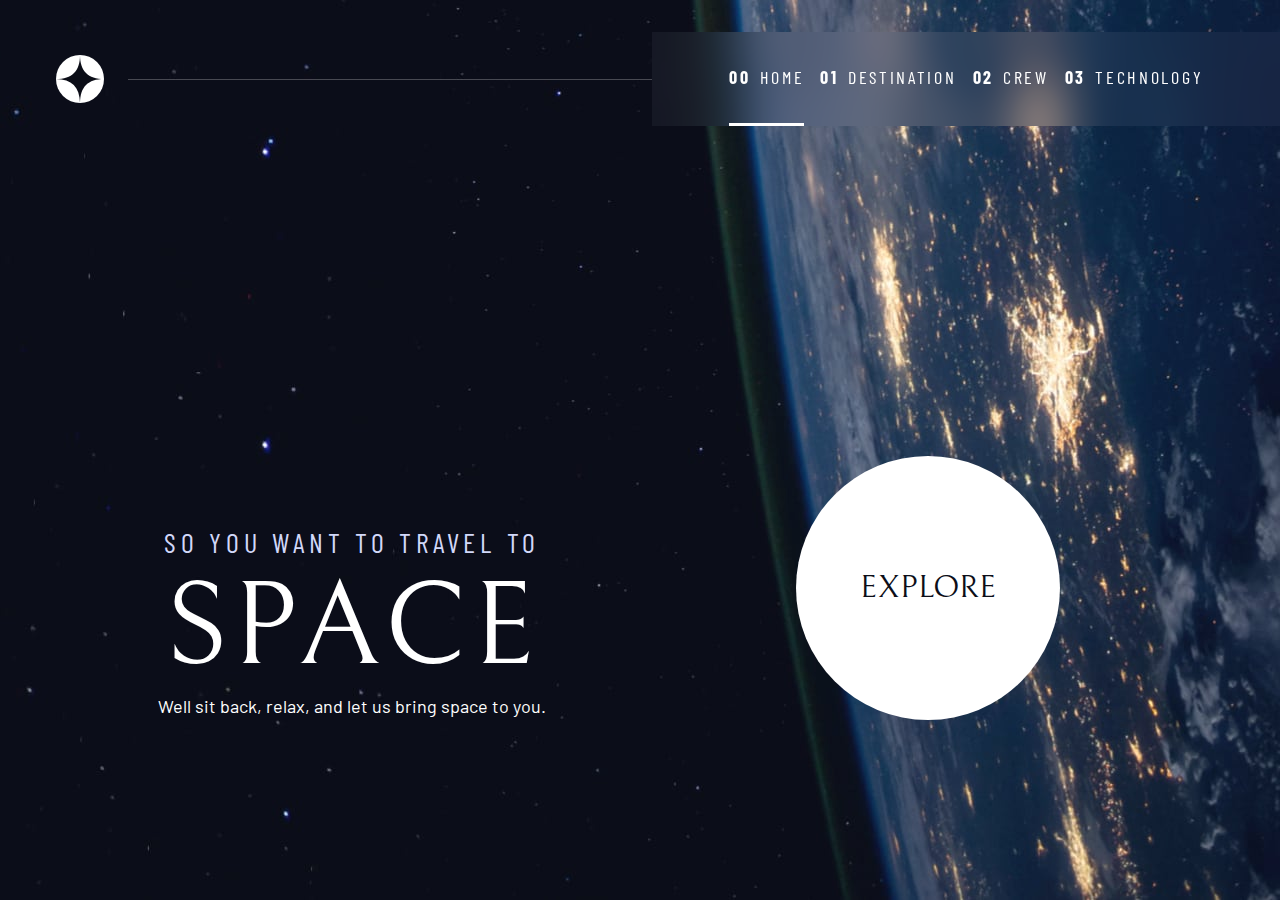
<file: index.html>
<!DOCTYPE html>
<html lang="en">
  <head>
    <meta charset="UTF-8" />
    <meta http-equiv="X-UA-Compatible" content="IE=edge" />
    <meta name="viewport" content="width=device-width, initial-scale=1.0" />
    <title>Space! 🪐</title>
    <link rel="preconnect" href="https://fonts.googleapis.com" />
    <link rel="preconnect" href="https://fonts.gstatic.com" crossorigin />
    <link
      href="https://fonts.googleapis.com/css2?family=Barlow+Condensed:wght@400;700&family=Barlow:wght@400;700&family=Bellefair&display=swap"
      rel="stylesheet"
    />
    <link rel="stylesheet" href="index.css" />
    <script src="index.js" defer></script>
  </head>
  <body class="home">
    <a href="#main" class="skip-to-content">Skip to content</a>
    <header class="primary-header flex">
      <div>
        <img
          src="./images/shared/logo.svg"
          alt="space tour logo"
          class="logo"
        />
      </div>
      <button
        class="mobile-nav-toggle"
        aria-controls="primary-navigation"
        aria-expanded="false"
      >
        <span class="sr-only">Menu</span>
      </button>
      <nav>
        <ul
          id="primary-navigation"
          class="primary-navigation underline-indicators flex"
          data-visible="false"
        >
          <li class="active">
            <a
              class="ff-sans-cond uppercase text-white letter-spacing-2"
              href="index.html"
              ><span aria-hidden="true">00</span>Home</a
            >
          </li>
          <li>
            <a
              class="ff-sans-cond uppercase text-white letter-spacing-2"
              href="destination.html"
              ><span aria-hidden="true">01</span>Destination</a
            >
          </li>
          <li>
            <a
              class="ff-sans-cond uppercase text-white letter-spacing-2"
              href="crew.html"
              ><span aria-hidden="true">02</span>Crew</a
            >
          </li>
          <li>
            <a
              class="ff-sans-cond uppercase text-white letter-spacing-2"
              href="technology.html"
              ><span aria-hidden="true">03</span>Technology</a
            >
          </li>
        </ul>
      </nav>
    </header>
    <main id="main" class="grid-container grid-container--home">
      <div>
        <h1 class="text-accent fs-500 ff-sans-cond uppercase letter-spacing-1">
          So you want to travel to
          <span class="fs-900 ff-serif text-white display-block">space</span>
        </h1>
        <p>Well sit back, relax, and let us bring space to you.</p>
      </div>
      <div>
        <a href="#" class="large-button bg-white uppercase ff-serif text-dark"
          >Explore</a
        >
      </div>
    </main>
  </body>
</html>
</file>
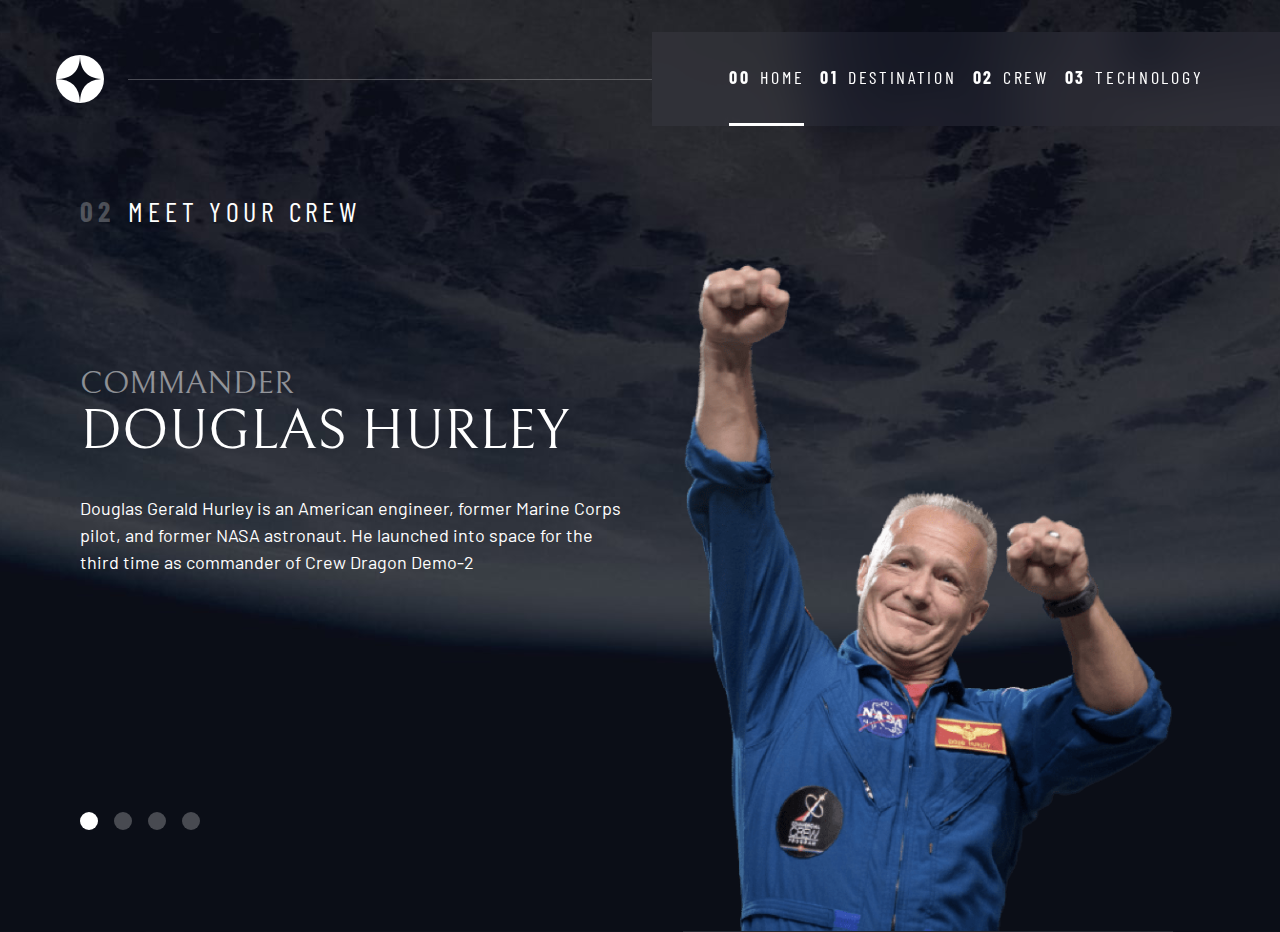
<file: crew-commander.html>
<!DOCTYPE html>
<html lang="en">
  <head>
    <meta charset="UTF-8" />
    <meta http-equiv="X-UA-Compatible" content="IE=edge" />
    <meta name="viewport" content="width=device-width, initial-scale=1.0" />
    <title>Space! 🪐</title>
    <link rel="preconnect" href="https://fonts.googleapis.com" />
    <link rel="preconnect" href="https://fonts.gstatic.com" crossorigin />
    <link
      href="https://fonts.googleapis.com/css2?family=Barlow+Condensed:wght@400;700&family=Barlow:wght@400;700&family=Bellefair&display=swap"
      rel="stylesheet"
    />
    <link rel="stylesheet" href="index.css" />
    <script src="index.js" defer></script>
  </head>
  <body class="crew">
    <a href="#main" class="skip-to-content">Skip to content</a>
    <header class="primary-header flex">
      <div>
        <img
          src="./images/shared/logo.svg"
          alt="space tour logo"
          class="logo"
        />
      </div>
      <button
        class="mobile-nav-toggle"
        aria-controls="primary-navigation"
        aria-expanded="false"
      >
        <span class="sr-only">Menu</span>
      </button>
      <nav>
        <ul
          id="primary-navigation"
          class="primary-navigation underline-indicators flex"
          data-visible="false"
        >
          <li class="active">
            <a
              class="ff-sans-cond uppercase text-white letter-spacing-2"
              href="index.html"
              ><span aria-hidden="true">00</span>Home</a
            >
          </li>
          <li>
            <a
              class="ff-sans-cond uppercase text-white letter-spacing-2"
              href="destination.html"
              ><span aria-hidden="true">01</span>Destination</a
            >
          </li>
          <li>
            <a
              class="ff-sans-cond uppercase text-white letter-spacing-2"
              href="crew.html"
              ><span aria-hidden="true">02</span>Crew</a
            >
          </li>
          <li>
            <a
              class="ff-sans-cond uppercase text-white letter-spacing-2"
              href="technology.html"
              ><span aria-hidden="true">03</span>Technology</a
            >
          </li>
        </ul>
      </nav>
    </header>
    <main id="id" class="grid-container grid-container--crew flow">
      <h1 class="numbered-title">
        <span aria-hidden="true">02</span>Meet your crew
      </h1>
      <div class="dot-indicators flex">
        <button aria-selected="true">
          <span class="sr-only">The Commander</span>
        </button>
        <button aria-selected="false">
          <span class="sr-only">Mission Specialist</span>
        </button>
        <button aria-selected="false">
          <span class="sr-only">The Pilot</span>
        </button>
        <button aria-selected="false">
          <span class="sr-only">The Crew Engineer</span>
        </button>
      </div>
      <article class="crew-details flow">
        <div>
          <h2 class="fs-600 ff-serif uppercase">Commander</h2>
          <p class="fs-700 ff-serif uppercase">Douglas Hurley</p>
        </div>

        <p>
          Douglas Gerald Hurley is an American engineer, former Marine Corps
          pilot, and former NASA astronaut. He launched into space for the third
          time as commander of Crew Dragon Demo-2
        </p>
      </article>
      <img src="images/crew/image-douglas-hurley.png" alt="Dougley Hurley" />
    </main>
  </body>
</html>
</file>
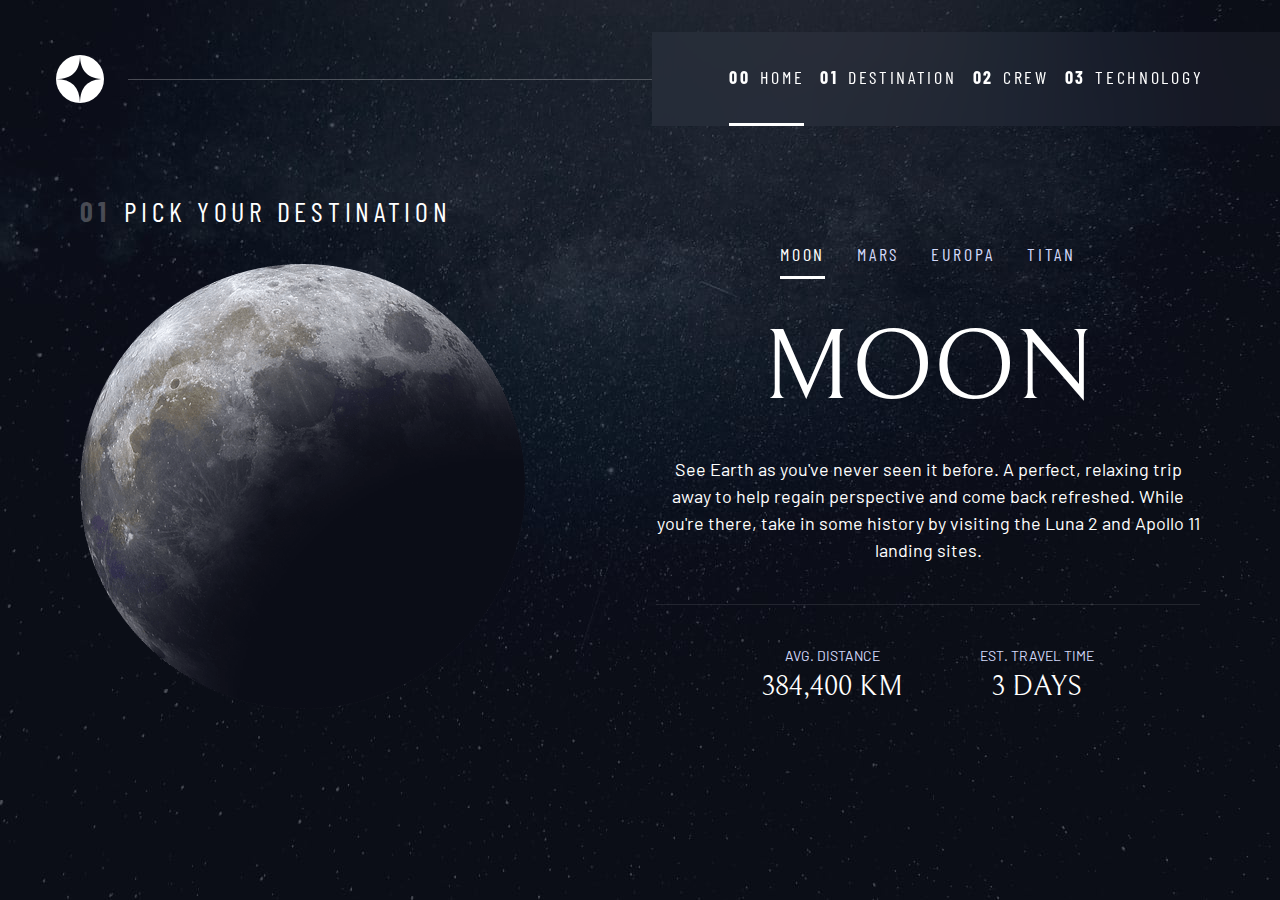
<file: destination-moon.html>
<!DOCTYPE html>
<html lang="en">
  <head>
    <meta charset="UTF-8" />
    <meta http-equiv="X-UA-Compatible" content="IE=edge" />
    <meta name="viewport" content="width=device-width, initial-scale=1.0" />
    <title>Space! 🪐</title>
    <link rel="preconnect" href="https://fonts.googleapis.com" />
    <link rel="preconnect" href="https://fonts.gstatic.com" crossorigin />
    <link
      href="https://fonts.googleapis.com/css2?family=Barlow+Condensed:wght@400;700&family=Barlow:wght@400;700&family=Bellefair&display=swap"
      rel="stylesheet"
    />
    <link rel="stylesheet" href="index.css" />
    <script src="index.js" defer></script>
  </head>
  <body class="destination">
    <a href="#main" class="skip-to-content">Skip to content</a>
    <header class="primary-header flex">
      <div>
        <img
          src="./images/shared/logo.svg"
          alt="space tour logo"
          class="logo"
        />
      </div>
      <button
        class="mobile-nav-toggle"
        aria-controls="primary-navigation"
        aria-expanded="false"
      >
        <span class="sr-only">Menu</span>
      </button>
      <nav>
        <ul
          id="primary-navigation"
          class="primary-navigation underline-indicators flex"
          data-visible="false"
        >
          <li class="active">
            <a
              class="ff-sans-cond uppercase text-white letter-spacing-2"
              href="index.html"
              ><span aria-hidden="true">00</span>Home</a
            >
          </li>
          <li>
            <a
              class="ff-sans-cond uppercase text-white letter-spacing-2"
              href="destination.html"
              ><span aria-hidden="true">01</span>Destination</a
            >
          </li>
          <li>
            <a
              class="ff-sans-cond uppercase text-white letter-spacing-2"
              href="crew.html"
              ><span aria-hidden="true">02</span>Crew</a
            >
          </li>
          <li>
            <a
              class="ff-sans-cond uppercase text-white letter-spacing-2"
              href="technology.html"
              ><span aria-hidden="true">03</span>Technology</a
            >
          </li>
        </ul>
      </nav>
    </header>

    <main id="main" class="grid-container grid-container--destination flow">
      <h1 class="numbered-title">
        <span aria-hidden="true">01</span>Pick your destination
      </h1>
      <img src="images/destination/image-moon.png" alt="the moon" />

      <div class="tab-list underline-indicators flex">
        <button
          aria-selected="true"
          class="uppercase text-accent letter-spacing-2 ff-sans-cond"
        >
          Moon
        </button>
        <button
          aria-selected="false"
          class="uppercase text-accent letter-spacing-2 ff-sans-cond"
        >
          Mars
        </button>
        <button
          aria-selected="false"
          class="uppercase text-accent letter-spacing-2 ff-sans-cond"
        >
          Europa
        </button>
        <button
          aria-selected="false"
          class="uppercase text-accent letter-spacing-2 ff-sans-cond"
        >
          Titan
        </button>
      </div>
      <article class="destination-info flow">
        <h2 class="fs-800 uppercase ff-serif">Moon</h2>
        <p>
          See Earth as you've never seen it before. A perfect, relaxing trip
          away to help regain perspective and come back refreshed. While you're
          there, take in some history by visiting the Luna 2 and Apollo 11
          landing sites.
        </p>
        <div class="destination-meta flex">
          <div>
            <h3 class="text-accent fs-200 uppercase">Avg. distance</h3>
            <p class="ff-serif uppercase">384,400 km</p>
          </div>
          <div>
            <h3 class="text-accent fs-200 uppercase">Est. travel time</h3>
            <p class="ff-serif uppercase">3 days</p>
          </div>
        </div>
      </article>
    </main>
  </body>
</html>
</file>
<file: index.css>
/* --------------CUSTOM PROPERTIES-------------- */
:root {
  /* These values will become hsl values in UTILITY COLORS */
  /* Doing it this way makes it easier to specify alpha values */
  /* colors */
  --clr-dark: 230 35% 7%;
  --clr-light: 231 77% 90%;
  --clr-white: 0 0% 100%;

  /* font sizes */
  --fs-900: clamp(5rem, 8vw + 1rem, 9.375rem);
  --fs-800: 3.5rem;
  --fs-700: 1.5rem;
  --fs-600: 1rem;
  --fs-500: 1rem;
  --fs-400: 0.9375rem;
  --fs-300: 1rem;
  --fs-200: 0.875rem;

  /* font families */
  --ff-serif: "Bellefair", serif;
  --ff-sans-cond: "Barlow Condensed", sans-serif;
  --ff-sans-normal: "Barlow", sans-serif;
}

@media (min-width: 35em) {
  :root {
    --fs-800: 5rem;
    --fs-700: 2.5rem;
    --fs-600: 1.5rem;
    --fs-500: 1.25rem;
    --fs-400: 1rem;
  }
}

@media (min-width: 45em) {
  :root {
    /* font sizes */
    --fs-800: 6.25rem;
    --fs-700: 3.5rem;
    --fs-600: 2rem;
    --fs-500: 1.75rem;
    --fs-400: 1.125rem;
  }
}

/* ---------------CSS RESETS--------------- */

*,
*::before,
*::after {
  box-sizing: border-box;
}

body,
h1,
h2,
h3,
h4,
h5,
p,
figure,
picture {
  margin: 0;
}

h1,
h2,
h3,
h4,
h5,
h6,
p {
  font-weight: 400;
}

body {
  font-family: var(--ff-sans-normal);
  font-size: var(--fs-400);
  color: hsl(var(--clr-white));
  background-color: hsl(var(--clr-dark));
  line-height: 1.5;
  min-height: 100vh;
  display: grid;
  grid-template-rows: min-content 1fr;
  overflow-x: hidden;
}

img,
picture {
  max-width: 100%;
  display: block;
}

input,
button,
textarea,
select {
  font: inherit;
}

/* REMOVE ANIMATIONS FOR PEOPLE THAT WANT THEM OFF */
@media (prefers-reduced-motion: reduce) {
  *,
  *::after,
  *::before {
    animation-duration: 0.01ms !important;
    animation-iteration-count: 1 !important;
    transition-duration: 0.01ms !important;
    scroll-behavior: auto !important;
  }
}

/* -------------UTILITY CLASSES---------------- */

.flex {
  display: flex;
  gap: var(--gap, 1rem);
}

.grid {
  display: grid;
  gap: var(--gap, 1rem);
}

.display-block {
  display: block;
}

/* SELECT EVERYTHING THAT HAS A SIBLING DIRECTLY BEFORE IT */
/*------------ .flow > * + * -------- */
/* Another way to think about it is *:not(:first-child) */
/* The applied way lowers specificity as much as possible, helpful when overriding */
.flow > *:where(:not(:first-child)) {
  margin-top: var(--flow-space, 1rem);
}

.container {
  padding-inline: 2em;
  max-width: 80rem;
  margin-inline: auto;
}

/* ASSISTIVE FOR VISUALLY IMPAIRED */
.sr-only {
  position: absolute;
  width: 1px;
  height: 1px;
  padding: 0;
  margin: -1px;
  overflow: hidden;
  clip: rect(0, 0, 0, 0);
  white-space: nowrap;
  border: 0;
}

.skip-to-content {
  position: absolute;
  z-index: 9999;
  background: hsl(var(--clr-white));
  color: hsl(var(--clr-dark));
  padding: 0.5em 1em;
  margin-inline: auto;
  transform: translateY(-100%);
  transition: transform 250ms ease-in;
}

.skip-to-content:focus {
  transform: translateY(0);
}

/* -----------UTILITY COLORS------------ */
.bg-dark {
  background-color: hsl(var(--clr-dark));
}
.bg-accent {
  background-color: hsl(var(--clr-light));
}
.bg-white {
  background-color: hsl(var(--clr-white));
}

.text-dark {
  color: hsl(var(--clr-dark));
}
.text-accent {
  color: hsl(var(--clr-light));
}
.text-white {
  color: hsl(var(--clr-white));
}

/* .example-component {
    background-color: hsl(var(--clr-light) / .2);
} */

/* --------------UTILITY TYPOGRAPHY------------- */
.ff-serif {
  font-family: var(--ff-serif);
}
.ff-sans-cond {
  font-family: var(--ff-sans-cond);
}
.ff-sans-normal {
  font-family: var(--ff-sans-normal);
}

.letter-spacing-1 {
  letter-spacing: 4.75px;
}
.letter-spacing-2 {
  letter-spacing: 2.7px;
}
.letter-spacing-3 {
  letter-spacing: 2.35px;
}

.uppercase {
  text-transform: uppercase;
}

.fs-900 {
  font-size: var(--fs-900);
}
.fs-800 {
  font-size: var(--fs-800);
}
.fs-700 {
  font-size: var(--fs-700);
}
.fs-600 {
  font-size: var(--fs-600);
}
.fs-500 {
  font-size: var(--fs-500);
}
.fs-400 {
  font-size: var(--fs-400);
}
.fs-300 {
  font-size: var(--fs-300);
}
.fs-200 {
  font-size: var(--fs-200);
}

.fs-900,
.fs-800,
.fs-700,
.fs-600 {
  line-height: 1.1;
}

.numbered-title {
  font-family: var(--ff-sans-cond);
  font-size: var(--fs-500);
  text-transform: uppercase;
  letter-spacing: 4.72px;
}

.numbered-title span {
  margin-right: 0.5em;
  font-weight: 700;
  color: hsl(var(--clr-white) / 0.25);
}

/* -------------COMPONENTS--------- */
.large-button {
  font-size: 2rem;
  position: relative;
  z-index: 1;
  padding: 0 2em;
  display: inline-grid;
  aspect-ratio: 1;
  place-items: center;
  text-decoration: none;
  border-radius: 50%;
}

.large-button::after {
  content: "";
  z-index: -1;
  position: absolute;
  background: hsl(var(--clr-white) / 0.15);
  width: 100%;
  height: 100%;
  border-radius: 50%;
  opacity: 0;
  transition: opacity 500ms linear, transform 500ms ease-in-out;
}

.large-button:hover::after,
.large-button:focus::after {
  opacity: 1;
  transform: scale(1.5);
}

/* --------PRIMARY HEADER------------ */

.logo {
  margin: 2rem clamp(1.5rem, 5vw, 3.5rem);
}

.primary-header {
  justify-content: space-between;
  align-items: center;
}

.primary-navigation {
  --underline-gap: 2rem;
  list-style: none;
  padding: 0;
  margin: 0;
  background: hsl(var(--clr-light) / 0.05);
  backdrop-filter: blur(1.5rem);
}

.primary-navigation a {
  text-decoration: none;
}

.primary-navigation a > span {
  font-weight: 700;
  margin-right: 0.5em;
}

.mobile-nav-toggle {
  display: none;
}

@media (max-width: 35rem) {
  .primary-navigation {
    --gap: clamp(1.5rem, 5vw, 3.5rem);
    --underline-gap: 0.8rem;
    position: fixed;
    z-index: 1000;
    inset: 0 0 0 30%;
    list-style: none;
    padding: min(20rem, 15vh) 2 rem;
    margin: 0;
    flex-direction: column;
    transform: translateX(100%);
    transition: transform 0.25s ease-in-out;
  }

  .primary-navigation[data-visible="true"] {
    transform: translateX(0);
  }

  .mobile-nav-toggle {
    display: block;
    position: absolute;
    z-index: 2000;
    right: 1rem;
    top: 2rem;
    background: transparent;
    background-image: url(./images/shared/icon-hamburger.svg);
    background-repeat: no-repeat;
    background-position: center;
    width: 1.5rem;
    aspect-ratio: 1;
    border: 0;
    cursor: pointer;
  }

  .mobile-nav-toggle[aria-expanded="true"] {
    background-image: url(./images/shared/icon-close.svg);
  }

  .mobile-nav-toggle:focus-visible {
    outline: 3px solid white;
    outline-offset: 3px;
  }

  .primary-navigation.underline-indicators > .active {
    border: 0;
  }
}

@media (min-width: 35em) {
  .primary-navigation {
    padding-inline: clamp(3rem, 6vw, 7rem);
  }
}

@media (min-width: 35em) and (max-width: 45em) {
  .primary-navigation a > span {
    display: none;
  }
}

@media (min-width: 45em) {
  .primary-header::after {
    content: "";
    display: block;
    position: relative;
    height: 1px;
    background-color: hsl(var(--clr-white) / 0.25);
    width: 100%;
    order: 1;
    margin-right: -2.5rem;
  }

  nav {
    order: 2;
  }

  .primary-navigation {
    margin-block: 2rem;
  }
}

.underline-indicators > * {
  background-color: transparent;
  cursor: pointer;
  border: 0;
  padding: var(--underline-gap, 0.5rem) 0;
  border-bottom: 0.2rem solid hsl(var(--clr-white) / 0);
}

.underline-indicators > *:hover,
.underline-indicators > *:focus {
  border-color: hsl(var(--clr-white) / 0.5);
}

.underline-indicators > .active,
.underline-indicators > [aria-selected="true"] {
  color: hsl(var(--clr-white) / 1);
  border-color: hsl(var(--clr-white) / 1);
}

.underline-indicators > .active,
.tab-list {
  --gap: 2rem;
}

.dot-indicators > * {
  cursor: pointer;
  border: 0;
  border-radius: 50%;
  aspect-ratio: 1;
  padding: 0.5em;
  background-color: hsl(var(--clr-white) / 0.25);
}

.dot-indicators > *:hover,
.dot-indicators > *:focus {
  background-color: hsl(var(--clr-white) / 0.5);
}

.dot-indicators > [aria-selected="true"] {
  background-color: hsl(var(--clr-white) / 1);
}

.numbered-indicators > * {
  display: flex;
  justify-content: center;
  flex-direction: column;
  align-items: center;
  border-radius: 50%;
  aspect-ratio: 1;
  padding: 2rem;
  border: 0;
  background-color: hsl(var(--clr-dark));
  color: hsl(var(--clr-white) / 1);
  border: 1px solid hsl(var(--clr-white) / 0.25);
}

.numbered-indicators > *:hover,
.numbered-indicators > *:focus {
  border: 1px solid hsl(var(--clr-white) / 0.75);
  background-color: hsl(var(--clr-dark));
  color: hsl(var(--clr-white) / 1);
}

.numbered-indicators > [aria-selected="true"] {
  background-color: hsl(var(--clr-white) / 1);
  color: hsl(var(--clr-dark));
}

/* --------PAGE SPECIFIC BACKGROUND-------------- */
body {
  background-size: cover;
  background-position: bottom center;
}

/* -----------HOME------------- */
.home {
  background-image: url(./images/home/background-home-mobile.jpg);
}

@media (min-width: 35rem) {
  .home {
    background-position: center center;
    background-image: url(./images/home/background-home-tablet.jpg);
  }
}

@media (min-width: 45rem) {
  .home {
    background-image: url(./images/home/background-home-desktop.jpg);
  }
}

/* -----------DESTINATION------------ */
.destination {
  background-image: url(./images/destination/background-destination-mobile.jpg);
}

@media (min-width: 35rem) {
  .destination {
    background-position: center center;
    background-image: url(./images/destination/background-destination-tablet.jpg);
  }
}

@media (min-width: 45rem) {
  .destination {
    background-image: url(./images/destination/background-destination-desktop.jpg);
  }
}

/* --------------CREW-------------- */

.crew {
  background-image: url(./images/crew/background-crew-mobile.jpg);
}

@media (min-width: 35rem) {
  .crew {
    background-position: center center;
    background-image: url(./images/crew/background-crew-tablet.jpg);
  }
}

@media (min-width: 45rem) {
  .crew {
    background-image: url(./images/crew/background-crew-desktop.jpg);
  }
}

/* ---------LAYOUT----------- */
.grid-container {
  display: grid;
  text-align: center;
  place-items: center;
  padding-inline: 1rem;
  padding-bottom: 3rem;
}

.grid-container > p:not([class]) {
  max-width: 50ch;
}

.numbered-title {
  grid-area: title;
}

/* ------------DESTINATION PAGE LAYOUT---------------- */
.grid-container--destination {
  --flow-space: 2rem;
  grid-template-areas:
    "title"
    "image"
    "tabs"
    "content";
}

.grid-container--destination > img {
  grid-area: image;
  max-width: 60%;
}

.grid-container--destination > .tab-list {
  grid-area: tabs;
}

.grid-container--destination > .destination-info {
  grid-area: content;
}

.destination-meta {
  flex-direction: column;
  margin-top: 2.5rem;
  padding-top: 2.5rem;
  border-top: 1px solid hsl(var(--clr-white) / 0.1);
}

.destination-meta p {
  font-size: 1.75rem;
}

/* ---------------CREW LAYOUT--------------- */

.grid-container--crew {
  --flow-space: 2rem;
  grid-template-areas:
    "title"
    "image"
    "tabs"
    "content";
}

.grid-container--crew > img {
  grid-area: image;
  max-width: 60%;
  border-bottom: 1px solid hsl(var(--clr-white) / 0.1);
}

.grid-container--crew > .dot-indicators {
  grid-area: tabs;
}

.grid-container--crew > .crew-details {
  grid-area: content;
}

.crew-details h2 {
  opacity: 0.5;
}

@media (min-width: 35em) {
  .numbered-title {
    justify-self: start;
    margin-top: 2rem;
  }

  .destination-meta {
    flex-direction: row;
    justify-content: space-evenly;
  }

  .grid-container--crew {
    grid-template-areas:
      "title"
      "content"
      "tabs"
      "image";
  }
}

@media (min-width: 45em) {
  .grid-container {
    column-gap: var(--container-gap, 2rem);
    grid-template-columns: minmax(2rem, 1fr) repeat(2, minmax(0, 40rem)) minmax(
        2rem,
        1fr
      );
  }

  .grid-container--home {
    padding-bottom: max(6rem, 20vh);
    align-items: end;
  }

  .grid-container--home > *:first-child {
    grid-column: 2;
  }

  .grid-container--home > *:last-child {
    grid-column: 3;
  }

  .grid-container--destination {
    justify-items: start;
    align-content: start;
    grid-template-areas:
      ". title title ."
      ". image tabs ."
      ". image content .";
  }

  .grid-container--destination > img,
  .grid-container--crew > img {
    max-width: 90%;
  }

  .destination-meta {
    --gap: min(6vw, 6rem);
    justify-content: center;
  }

  .tab-list {
    margin-top: 0;
    justify-self: center;
  }

  .grid-container--crew {
    padding-bottom: 0;
    grid-template-areas:
      ". title title ."
      ". content image ."
      ". tabs image .";
  }

  .grid-container--crew > .dot-indicators {
    justify-self: start;
  }

  .grid-container--crew > img {
    align-self: end;
  }

  .crew-details {
    text-align: left;
  }
}
</file>
